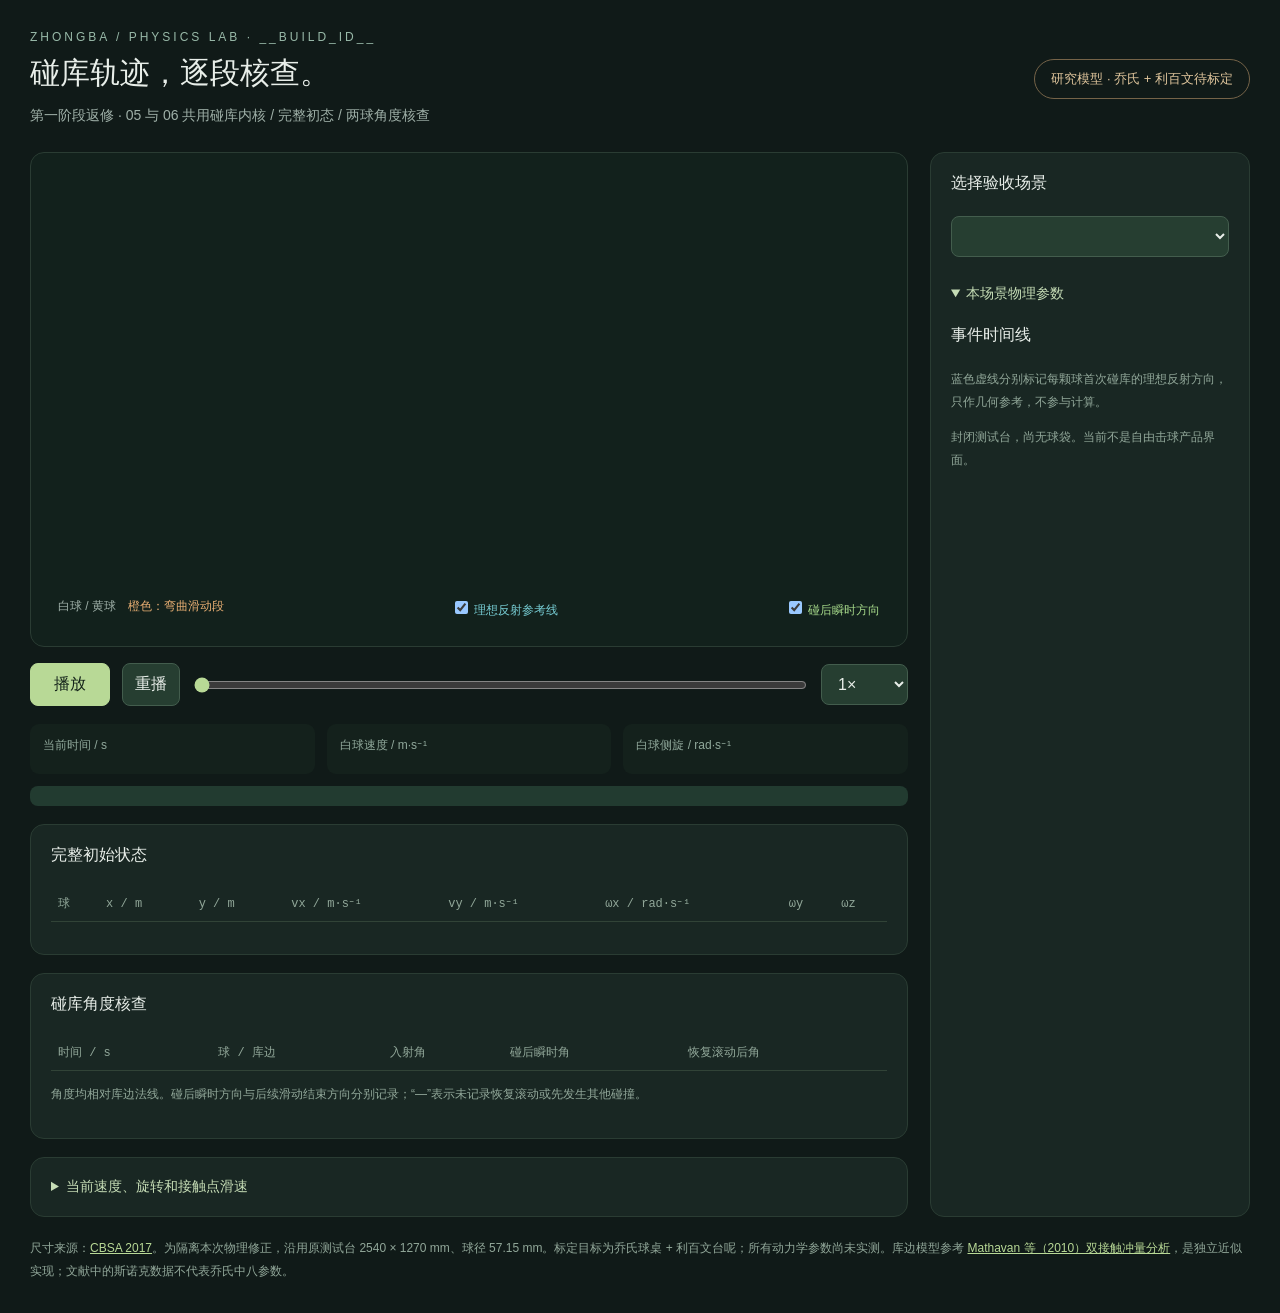
<file: tools/acceptance_viewer.html>
<!doctype html>
<html lang="zh-CN"><head><meta charset="utf-8"><meta name="viewport" content="width=device-width,initial-scale=1"><title>中八物理实验台 · 碰库复核</title>
<style>
:root{color-scheme:dark;font-family:"Segoe UI","Microsoft YaHei",sans-serif;color:#e8eee9;background:#101a18}*{box-sizing:border-box}body{margin:0}main{max-width:1480px;margin:auto;padding:30px}header{display:flex;justify-content:space-between;align-items:center;margin-bottom:24px}.eyebrow{color:#98b9a8;font-size:12px;letter-spacing:3px}h1{font-size:30px;font-weight:550;margin:9px 0}.sub{color:#9fb0a8;font-size:14px;line-height:1.8}.badge{border:1px solid #756348;color:#dfc59c;border-radius:99px;padding:10px 16px;font-size:13px}.layout{display:grid;grid-template-columns:minmax(0,1fr) 320px;gap:22px}.card{background:#192723;border:1px solid #2a3c33;border-radius:14px;padding:20px}.stage{background:#12211c;overflow:hidden}canvas{width:100%;display:block;aspect-ratio:2/1}.controls{display:flex;gap:12px;align-items:center;margin-top:16px}button,select{font:inherit;color:inherit;border:1px solid #435d4d;border-radius:8px;background:#263e31;padding:10px 12px}button{cursor:pointer}button.primary{background:#b8d996;color:#14231a;border-color:#b8d996;min-width:80px}select{max-width:100%}#scene{width:100%;margin:12px 0 10px}#seek{flex:1;accent-color:#b8d996;min-width:40px}h2{font-size:16px;margin:0 0 10px;font-weight:550}p{font-size:13px;line-height:1.8;color:#b9c7be}.metrics{display:grid;grid-template-columns:repeat(3,1fr);gap:12px;margin-top:18px}.metric{background:#14211c;border-radius:9px;padding:13px}.label{font-size:12px;color:#90a89b}.value{font:21px Consolas,monospace;margin-top:7px}.small{font-size:12px;color:#91a799;line-height:1.9}.events{max-height:200px;overflow:auto;font-size:12px}.event{padding:8px 0;border-bottom:1px solid #2e4236;color:#9daf9f}.event.active{color:#dcebcf}table{width:100%;font:12px Consolas,"Microsoft YaHei",monospace;border-collapse:collapse;margin-top:10px;white-space:nowrap}td,th{text-align:left;padding:9px 7px;border-bottom:1px solid #314337;font-weight:400}th{color:#91a799}footer{margin-top:20px;font-size:12px;line-height:1.9;color:#91a799}a{color:#b8d996}.legend{display:flex;justify-content:space-between;gap:10px;padding:7px;font-size:12px;color:#9fb0a8}.panel{margin-top:18px}.scroll{overflow-x:auto}summary{cursor:pointer;font-size:14px;color:#c5dcb5}.param{font-size:12px;color:#9fb0a8;line-height:2}.note{padding:10px 12px;background:#223b30;border-radius:8px;margin-top:12px;font-size:12px;line-height:1.9;color:#c1d2b7}.orange{color:#e6ad72}.blue{color:#77cdd4}@media(max-width:1050px){.layout{grid-template-columns:1fr}main{padding:18px}.badge{display:none}.controls{flex-wrap:wrap}}
</style></head><body><main>
<header><div><div class="eyebrow">ZHONGBA / PHYSICS LAB · __BUILD_ID__</div><h1>碰库轨迹，逐段核查。</h1><div class="sub">第一阶段返修 · 05 与 06 共用碰库内核 / 完整初态 / 两球角度核查</div></div><div class="badge">研究模型 · 乔氏 + 利百文待标定</div></header>
<div class="layout"><section>
<div class="card stage"><canvas id="table" width="1200" height="600" aria-label="二维物理回放球桌"></canvas><div class="legend" style="flex-wrap:wrap"><span>白球 / 黄球　<span class="orange">橙色：弯曲滑动段</span></span><label><input type="checkbox" id="guide" checked> <span class="blue">理想反射参考线</span></label><label><input type="checkbox" id="instant-guide" checked> <span style="color:#a6d98a">碰后瞬时方向</span></label></div></div>
<div class="controls"><button class="primary" id="play">播放</button><button id="reset">重播</button><input id="seek" aria-label="回放时间" type="range" min="0" max="1000" value="0"><select id="speed" aria-label="回放速度"><option value="0.25">0.25×</option><option value="0.5">0.5×</option><option value="1" selected>1×</option><option value="2">2×</option></select></div>
<div class="metrics"><div class="metric"><div class="label">当前时间 / s</div><div class="value" id="clock"></div></div><div class="metric"><div class="label">白球速度 / m·s⁻¹</div><div class="value" id="velocity"></div></div><div class="metric"><div class="label">白球侧旋 / rad·s⁻¹</div><div class="value" id="spin"></div></div></div><div id="motion-note" class="note"></div>
<div class="card panel"><h2>完整初始状态</h2><div class="scroll"><table><thead><tr><th>球</th><th>x / m</th><th>y / m</th><th>vx / m·s⁻¹</th><th>vy / m·s⁻¹</th><th>ωx / rad·s⁻¹</th><th>ωy</th><th>ωz</th></tr></thead><tbody id="initial"></tbody></table></div><p class="small" id="initial-note"></p></div>
<div class="card panel" id="rebound-explanation" hidden><h2>05 白球：为什么无侧旋也会偏离蓝线？</h2><p id="rebound-reason"></p><div class="scroll"><table><thead><tr><th>碰库阶段</th><th>vx / m·s⁻¹</th><th>vy</th><th>ωx / rad·s⁻¹</th><th>ωy</th><th>ωz</th><th>台呢滑速 / m·s⁻¹</th></tr></thead><tbody id="rebound-states"></tbody></table></div><p class="small" id="rebound-transient"></p><details><summary>同一入射位置和速度，分别改变旋转或能量参数</summary><div class="scroll"><table><thead><tr><th>仅改变指定条件</th><th>入射角</th><th>瞬时反弹角</th><th>恢复滚动后角</th></tr></thead><tbody id="rebound-controls"></tbody></table></div><p class="small">这些是从同一次碰库前状态出发的计算对照，不代表相同出杆。仅清除侧旋时结果相同，说明本例的方向变化由滚动旋转和接触摩擦产生。新产生的侧旋不会在本模型的自由运动中直接制造弯曲。</p></details><p class="small">本版将缺少依据的能量参数 0.80 改为 Mathavan 文献的 0.98 研究基准。它不同于碰前/碰后法向球速之比，也不是乔氏 + 利百文的实测值；蓝线是完全弹性镜面几何参考。</p></div>
<div class="card panel"><h2>碰库角度核查</h2><div class="scroll"><table><thead><tr><th>时间 / s</th><th>球 / 库边</th><th>入射角</th><th>碰后瞬时角</th><th>恢复滚动后角</th></tr></thead><tbody id="angles"></tbody></table></div><p class="small">角度均相对库边法线。碰后瞬时方向与后续滑动结束方向分别记录；“—”表示未记录恢复滚动或先发生其他碰撞。</p></div>
<details class="card panel"><summary>当前速度、旋转和接触点滑速</summary><div class="scroll"><table><thead><tr><th>球</th><th>状态</th><th>vx</th><th>vy</th><th>ωx</th><th>ωy</th><th>ωz</th><th>台呢滑速 / m·s⁻¹</th></tr></thead><tbody id="states"></tbody></table></div></details>
</section><aside class="card"><h2>选择验收场景</h2><select id="scene" aria-label="验收场景"></select><p id="description"></p><p id="observe" style="color:#c5dcb5"></p><div class="small" id="outcome"></div><details class="panel" open><summary>本场景物理参数</summary><div class="param" id="parameters"></div></details><h2 style="margin-top:22px">事件时间线</h2><div class="events" id="events"></div><p class="small" id="comparison-note"></p><p class="small">蓝色虚线分别标记每颗球首次碰库的理想反射方向，只作几何参考，不参与计算。</p><p class="small">封闭测试台，尚无球袋。当前不是自由击球产品界面。</p></aside></div>
<footer>尺寸来源：<a href="https://cbsa.cssf.net.cn/annoucement/2017/0120/142126.html" target="_blank" rel="noreferrer">CBSA 2017</a>。为隔离本次物理修正，沿用原测试台 2540 × 1270 mm、球径 57.15 mm。标定目标为乔氏球桌 + 利百文台呢；所有动力学参数尚未实测。库边模型参考 <a href="https://doi.org/10.1243/09544062JMES1964" target="_blank" rel="noreferrer">Mathavan 等（2010）双接触冲量分析</a>，是独立近似实现；文献中的斯诺克数据不代表乔氏中八参数。</footer>
</main><script>
const SCENES=__SCENE_DATA__;
const $=id=>document.getElementById(id),canvas=$('table'),ctx=canvas.getContext('2d');
const labels={sliding_to_rolling:'滑动 → 滚动',rolling_to_rest:'平动停止',spin_to_rest:'侧旋停止',ball_ball:'球球碰撞',ball_cushion:'碰库'};
const wallNames={left:'左库',right:'右库',bottom:'下库',top:'上库'};
let scene,time=0,playing=false,last=0;
const speed=b=>Math.hypot(b.velocity.x,b.velocity.y);
const slip=b=>Math.hypot(b.velocity.x-b.spec.radius*b.omega.y,b.velocity.y+b.spec.radius*b.omega.x);
const name=b=>b.id==='cue'?'白球':b.id+' 号球';
function phase(b){return slip(b)>1e-8?'滑动':speed(b)>1e-9?'滚动':Math.abs(b.omega.z)>1e-8?'原地旋转':'静止'}
function segmentAt(t){let s=scene.segments[0];for(const part of scene.segments){if(part.start>t)break;s=part}return s}
function evaluate(b,m,d){const a=m.acceleration,w=m.angular_acceleration;return {...b,position:{x:b.position.x+b.velocity.x*d+.5*a.x*d*d,y:b.position.y+b.velocity.y*d+.5*a.y*d*d},velocity:{x:b.velocity.x+a.x*d,y:b.velocity.y+a.y*d},omega:{x:b.omega.x+w.x*d,y:b.omega.y+w.y*d,z:b.omega.z+w.z*d}}}
function stateAt(t){if(t>=scene.duration)return scene.final;const s=segmentAt(t);return s?s.balls.map((b,i)=>evaluate(b,s.motion[i],t-s.start)):scene.final}
function sideAngle(id,t){let angle=0;for(const s of scene.segments){if(s.start>=t)break;const i=s.balls.findIndex(b=>b.id===id),d=Math.min(t,s.end)-s.start;angle+=s.balls[i].omega.z*d+.5*s.motion[i].angular_acceleration.z*d*d}return angle}
function selectScene(index){scene=SCENES[index];time=0;playing=false;$('play').textContent='播放';$('description').textContent=scene.description;$('observe').textContent=scene.observe;$('outcome').textContent=scene.status==='stopped'?`已完整停止 · ${scene.duration.toFixed(3)} s · ${scene.events.length} 个事件`:`主动截断至 ${scene.duration.toFixed(3)} s · 球仍在运动`;
$('comparison-note').textContent=scene.id.startsWith('cut')?'05 两球共用 06 的旋转耦合碰库模型；05B 保持初态相同，关闭摩擦并采用完全弹性碰撞，检验两球的理想反射极限。':'06A 保留原场景初态；06B 只去除初始侧旋；06C 是完全无旋转、无摩擦的理想对照。';
$('initial').innerHTML=scene.initial.map(b=>`<tr><td>${name(b)}</td>${[b.position.x,b.position.y,b.velocity.x,b.velocity.y,b.omega.x,b.omega.y,b.omega.z].map(n=>`<td>${n.toFixed(4)}</td>`).join('')}</tr>`).join('');const b=scene.initial[0];$('initial-note').textContent=`初始状态：${phase(b)}；台呢接触点滑速 ${slip(b).toFixed(6)} m/s。ωz 是侧旋，ωx、ωy 是绕水平方向的旋转；无侧旋不等于无旋转。`;
const p=scene.physics;$('parameters').textContent=`碰库模型 = ${p.cushion_model}；台呢滑动摩擦 μs = ${p.sliding_friction}；滚动减速度 / g = ${p.rolling_friction}；自旋衰减 = ${p.spin_deceleration} rad/s²；库边摩擦 μw = ${p.cushion_friction}；能量恢复参数 e = ${p.cushion_restitution}；接触高度假设 h/R = ${p.cushion_contact_height_ratio}；冲量步数 ${p.cushion_steps}。未实桌标定。`;
const deg=x=>x===null?'—':x.toFixed(2)+'°';$('angles').innerHTML=scene.cushion_audit.length?scene.cushion_audit.map(r=>`<tr><td>${r.time.toFixed(4)}</td><td>${r.ball==='cue'?'白球':r.ball} / ${wallNames[r.wall]}</td><td>${deg(r.incident_deg)}</td><td>${deg(r.immediate_deg)}</td><td>${deg(r.rolling_deg)}</td></tr>`).join(''):'<tr><td colspan="5">本场景没有碰库。</td></tr>';
const explanation=scene.cushion_explanation;$('rebound-explanation').hidden=!explanation;if(explanation){const current=explanation.cases[0],incoming=current.incoming;$('rebound-reason').textContent=`首次碰库前 ωz = ${incoming.omega.z.toFixed(2)} rad/s，确实没有侧旋；但 ωx = ${incoming.omega.x.toFixed(2)}、ωy = ${incoming.omega.y.toFixed(2)} rad/s，白球正在滚动。碰库使速度反向，却没有同时把滚动旋转完全反转，随后台呢摩擦继续改变方向。`;const stages=[['碰库前',incoming],['碰后瞬间',current.outgoing],['恢复滚动',current.rolling]].filter(row=>row[1]);$('rebound-states').innerHTML=stages.map(([label,b])=>`<tr><td>${label}</td>${[b.velocity.x,b.velocity.y,b.omega.x,b.omega.y,b.omega.z,slip(b)].map(n=>`<td>${n.toFixed(4)}</td>`).join('')}</tr>`).join('');$('rebound-transient').textContent=`角度相对库边法线：${deg(current.incident_deg)} → 碰后瞬间 ${deg(current.immediate_deg)} → 恢复滚动后 ${deg(current.rolling_deg)}。弯曲滑动约 ${(current.recovery_time_s*1000).toFixed(1)} ms、${(current.recovery_distance_m*1000).toFixed(1)} mm；后续沿新方向直行，与蓝线的距离会继续拉开。`;$('rebound-controls').innerHTML=explanation.cases.map(row=>`<tr><td>${row.label}</td><td>${deg(row.incident_deg)}</td><td>${deg(row.immediate_deg)}</td><td>${deg(row.rolling_deg)}</td></tr>`).join('')}
$('events').replaceChildren(...scene.events.map(e=>{const row=document.createElement('div');row.className='event';row.dataset.time=e.time;row.textContent=`${e.time.toFixed(4)} s　${labels[e.kind]||e.kind}${e.detail?' / '+(wallNames[e.detail]||e.detail):''}`;return row}));draw()}
function draw(){const W=canvas.width,H=canvas.height,pad=54,s=Math.min((W-2*pad)/scene.table.length,(H-2*pad)/scene.table.width),ox=(W-s*scene.table.length)/2,oy=(H-s*scene.table.width)/2;const X=x=>ox+x*s,Y=y=>H-oy-y*s;ctx.clearRect(0,0,W,H);ctx.fillStyle='#2b4034';ctx.fillRect(ox-21,oy-21,scene.table.length*s+42,scene.table.width*s+42);ctx.fillStyle='#1e674d';ctx.fillRect(ox,oy,scene.table.length*s,scene.table.width*s);ctx.strokeStyle='#ffffff0d';ctx.lineWidth=1;for(let x=.635;x<scene.table.length;x+=.635){ctx.beginPath();ctx.moveTo(X(x),Y(0));ctx.lineTo(X(x),Y(scene.table.width));ctx.stroke()}
ctx.save();ctx.beginPath();ctx.rect(ox,oy,scene.table.length*s,scene.table.width*s);ctx.clip();if($('guide').checked||$('instant-guide').checked){const seen=new Set();for(const e of scene.events){if(e.kind!=='ball_cushion'||seen.has(e.actors[0]))continue;seen.add(e.actors[0]);const b=e.before.find(b=>b.id===e.actors[0]),mirror={...b.velocity};if(e.detail==='left'||e.detail==='right')mirror.x=-mirror.x;else mirror.y=-mirror.y;const outgoing=e.after.find(ball=>ball.id===b.id);for(const [enabled,v,color,dashes] of [[$('guide').checked,mirror,'#77cdd499',[8,7]],[$('instant-guide').checked,outgoing.velocity,'#a6d98aaa',[3,5]]]){const len=Math.hypot(v.x,v.y);if(!enabled||len===0)continue;ctx.beginPath();ctx.setLineDash(dashes);ctx.strokeStyle=color;ctx.moveTo(X(b.position.x),Y(b.position.y));ctx.lineTo(X(b.position.x+v.x/len*.85),Y(b.position.y+v.y/len*.85));ctx.stroke();ctx.setLineDash([])}}}
for(const part of scene.segments){if(part.start>time)break;const duration=Math.min(time,part.end)-part.start;for(let i=0;i<part.balls.length;i++){const b=part.balls[i],m=part.motion[i],a=m.acceleration;const curved=Math.abs(b.velocity.x*a.y-b.velocity.y*a.x)>1e-9;ctx.beginPath();ctx.strokeStyle=curved?'#e6ad72bb':b.id==='cue'?'#f0f1d488':'#e3bc4d88';ctx.lineWidth=2;const count=Math.max(2,Math.ceil(duration*80));for(let k=0;k<=count;k++){const q=evaluate(b,m,duration*k/count).position;k?ctx.lineTo(X(q.x),Y(q.y)):ctx.moveTo(X(q.x),Y(q.y))}ctx.stroke()}}ctx.restore();
const balls=stateAt(time);for(const b of balls){const x=X(b.position.x),y=Y(b.position.y),r=b.spec.radius*s;ctx.shadowColor='#0009';ctx.shadowBlur=8;ctx.shadowOffsetY=3;ctx.beginPath();ctx.arc(x,y,r,0,Math.PI*2);ctx.fillStyle=b.id==='cue'?'#f4f1dc':'#e5b83e';ctx.fill();ctx.shadowBlur=0;ctx.shadowOffsetY=0;ctx.fillStyle='#233b2c';ctx.textAlign='center';ctx.textBaseline='middle';ctx.font='bold 12px sans-serif';ctx.fillText(b.id==='cue'?'':b.id,x,y);const angle=sideAngle(b.id,time);ctx.fillStyle='#556b5a';ctx.beginPath();ctx.arc(x+Math.cos(angle)*r*.45,y+Math.sin(angle)*r*.45,2.4,0,Math.PI*2);ctx.fill()}
const cue=balls.find(b=>b.id==='cue')||balls[0];$('clock').textContent=time.toFixed(3);$('velocity').textContent=speed(cue).toFixed(3);$('spin').textContent=cue.omega.z.toFixed(2);$('seek').value=scene.duration?time/scene.duration*1000:1000;$('states').innerHTML=balls.map(b=>`<tr><td>${name(b)}</td><td>${phase(b)}</td>${[b.velocity.x,b.velocity.y,b.omega.x,b.omega.y,b.omega.z,slip(b)].map(n=>`<td>${n.toFixed(4)}</td>`).join('')}</tr>`).join('');const part=segmentAt(time),i=part?part.balls.findIndex(b=>b.id===cue.id):-1,a=i>=0?part.motion[i].acceleration:{x:0,y:0},cross=cue.velocity.x*a.y-cue.velocity.y*a.x;let note;if(time>=scene.duration)note=scene.status==='stopped'?'本杆已自然停止。':'这是主动截断的理想对照，球仍有速度。';else if(Math.abs(cross)>1e-9)note='当前是弯曲滑动段：接触点滑速与球心速度方向不同，台呢摩擦含横向分量。橙色曲线由位置方程计算。';else note=`当前${phase(cue)}，此段为直线；速度和加速度平行，或没有平动。`;$('motion-note').textContent=note;for(const e of $('events').children)e.classList.toggle('active',Number(e.dataset.time)<=time)}
$('scene').replaceChildren(...SCENES.map((s,i)=>{const o=document.createElement('option');o.value=i;o.textContent=s.name;return o}));$('scene').onchange=e=>selectScene(Number(e.target.value));$('guide').onchange=draw;$('instant-guide').onchange=draw;$('play').onclick=()=>{if(time>=scene.duration)time=0;playing=!playing;$('play').textContent=playing?'暂停':'播放'};$('reset').onclick=()=>{time=0;playing=true;$('play').textContent='暂停';draw()};$('seek').oninput=e=>{playing=false;$('play').textContent='播放';time=Number(e.target.value)/1000*scene.duration;draw()};function tick(now){if(playing){time=Math.min(scene.duration,time+(last?Math.min(.1,(now-last)/1000):0)*Number($('speed').value));if(time>=scene.duration){playing=false;$('play').textContent='播放'}draw()}last=now;requestAnimationFrame(tick)}const requestedScene=new URLSearchParams(location.search).get('scene')||'__DEFAULT_SCENE__';const foundIndex=SCENES.findIndex(s=>s.id===requestedScene),initialIndex=foundIndex>=0?foundIndex:0;$('scene').value=initialIndex;selectScene(initialIndex);requestAnimationFrame(tick);
</script></body></html>
</file>
